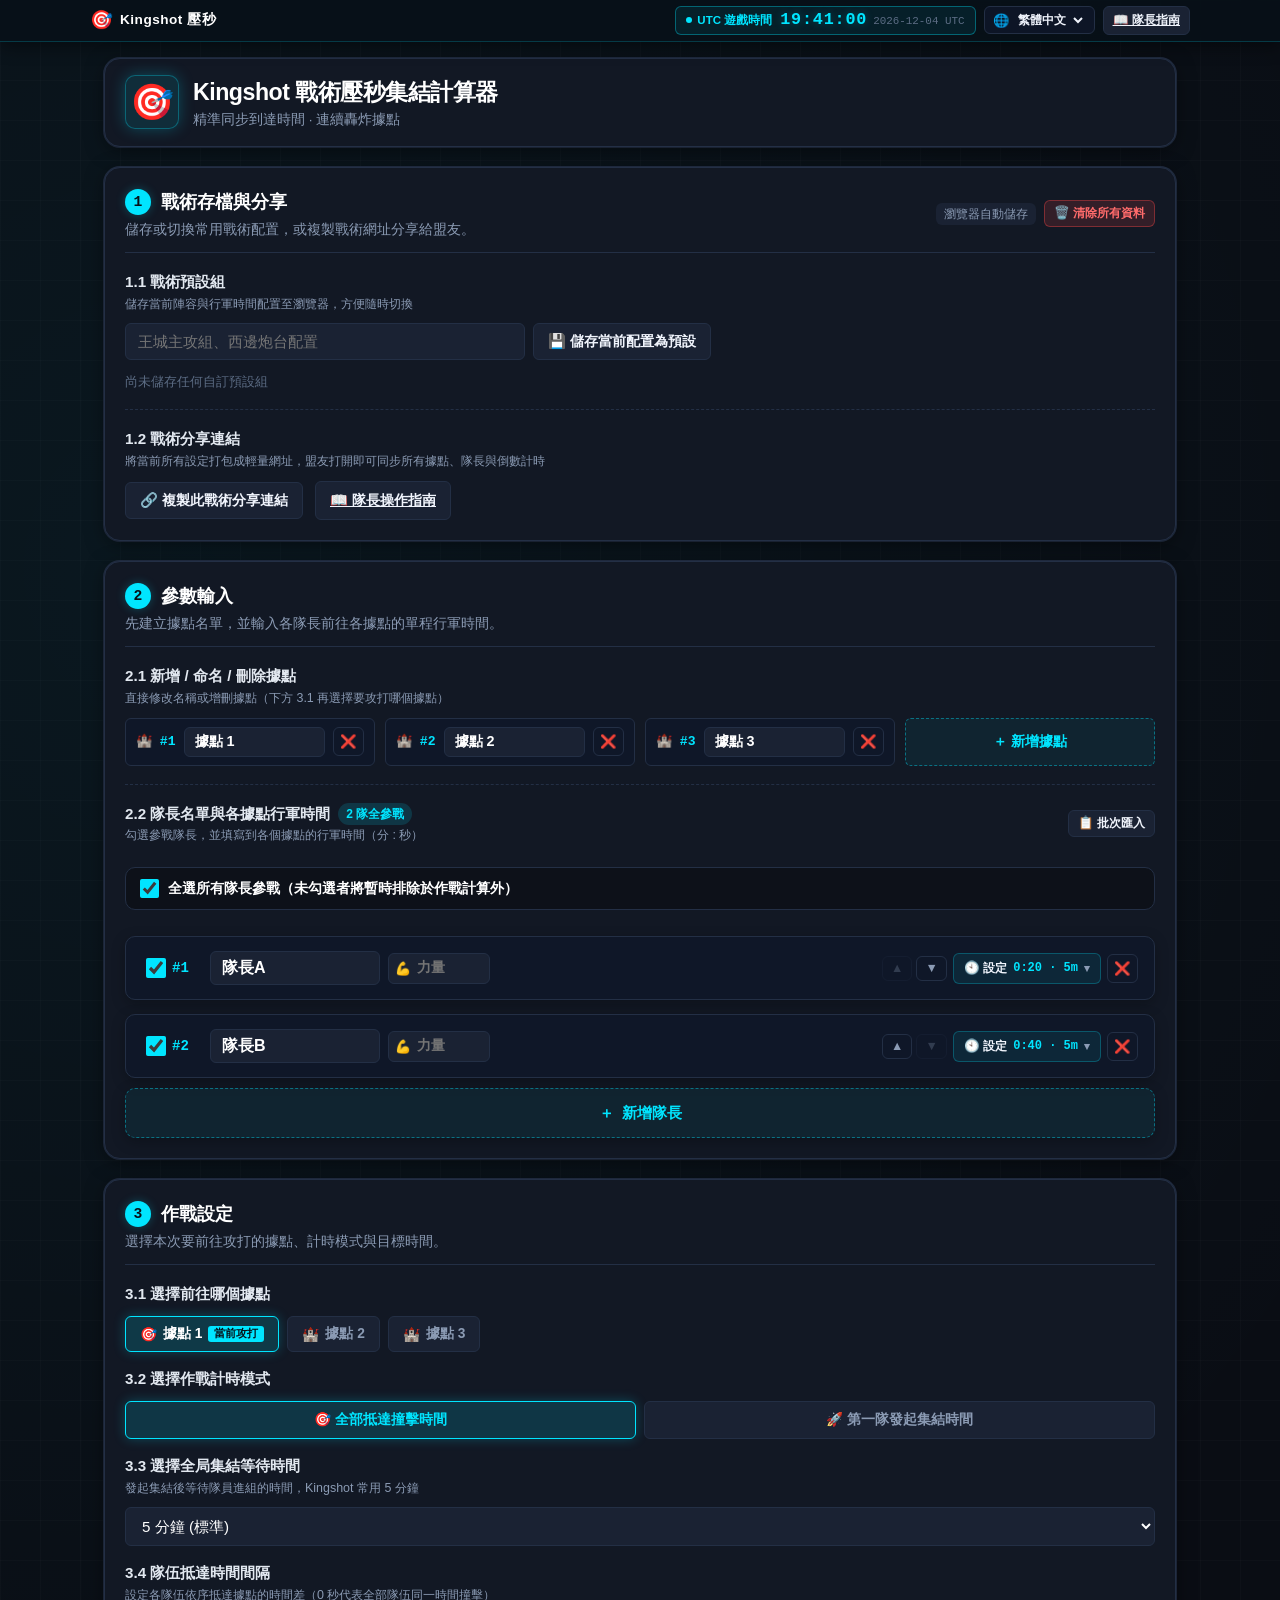
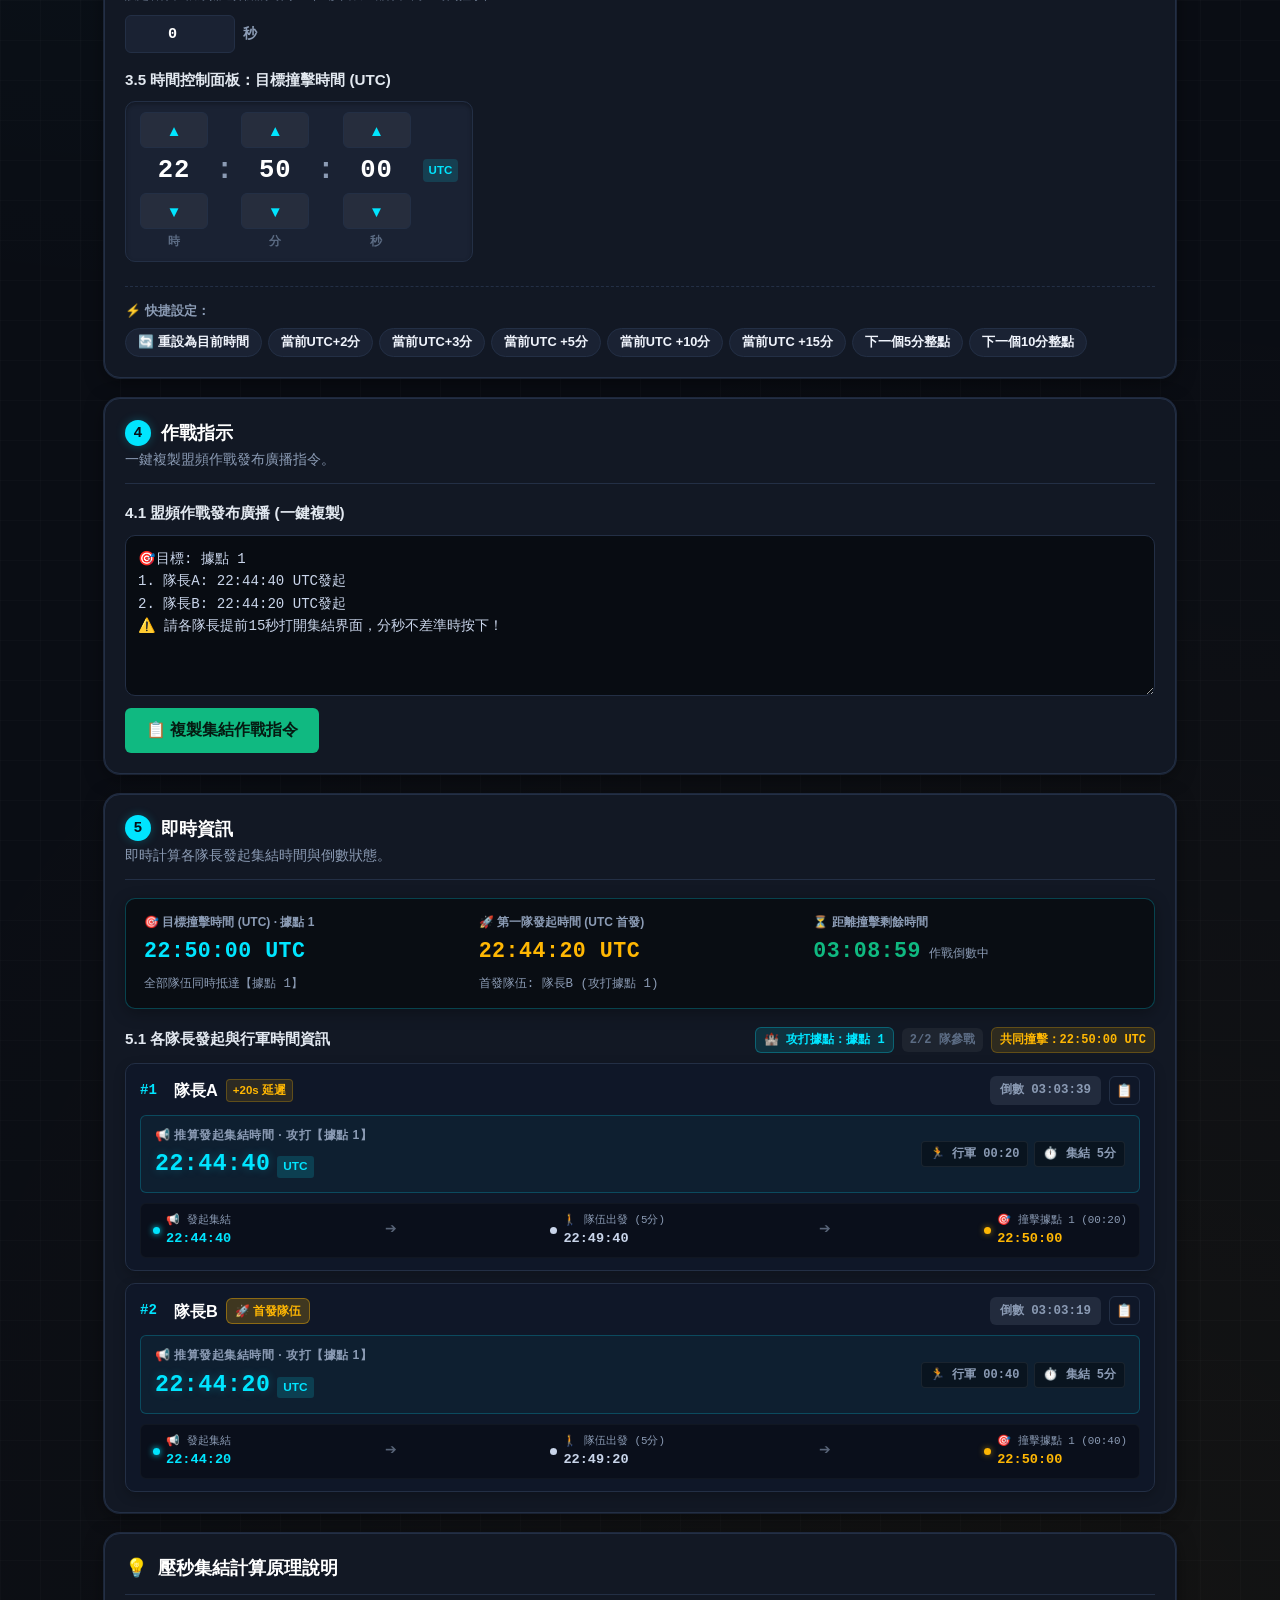
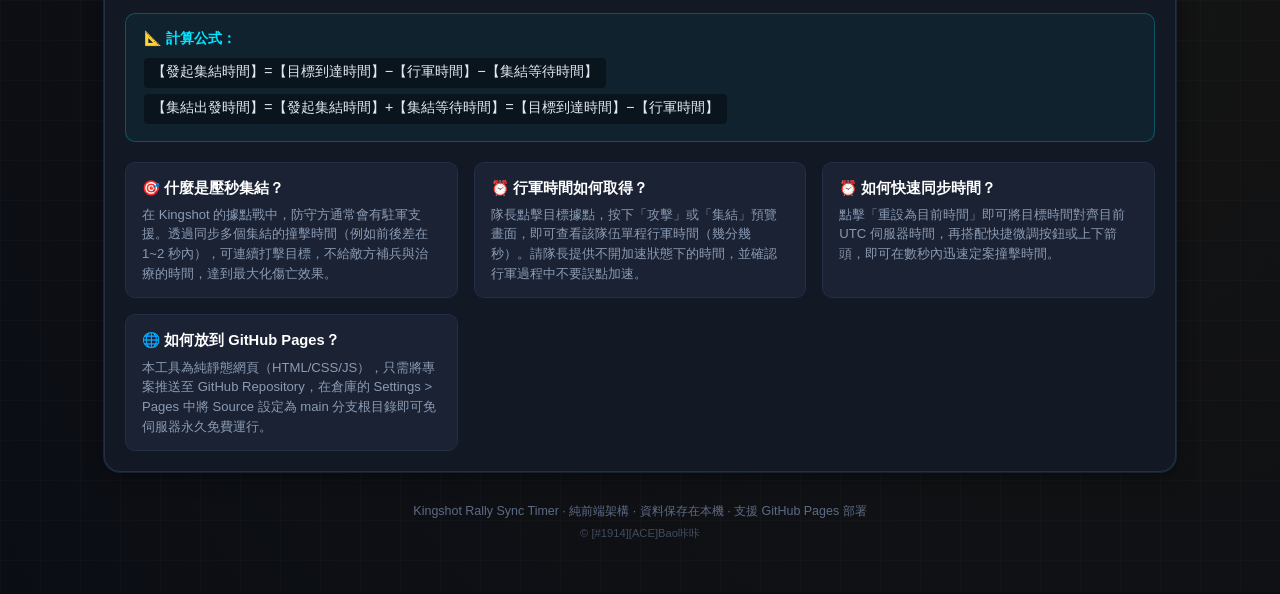
<file: index.html>
<!DOCTYPE html>
<html lang="zh-Hant">
<head>
  <meta charset="UTF-8">
  <meta name="viewport" content="width=device-width, initial-scale=1.0">
  <title>Kingshot 據點戰集結壓秒計算器 | Rally Sync Timer</title>
  <meta name="description" content="專為 Kingshot 玩家與聯盟幹部設計的壓秒集結計時器，精準計算發起集結時間，實現多隊同時到達據點連續轟炸。">
  <link rel="stylesheet" href="css/style.css">
  <link rel="icon" href="data:image/svg+xml,<svg xmlns=%22http://www.w3.org/2000/svg%22 viewBox=%220 0 100 100%22><text y=%22.9em%22 font-size=%2290%22>🎯</text></svg>">
</head>
<body>
  <!-- Sticky Top Real-time Clock & Language Bar -->
  <aside class="sticky-clock-bar" id="stickyClockBar" data-i18n-aria-label="sticky.ariaLabel" aria-label="即時作戰時鐘">
    <div class="sticky-clock-inner">
      <div class="sticky-brand">
        <span class="sticky-logo">🎯</span>
        <span class="sticky-title" data-i18n="sticky.brandTitle">Kingshot 壓秒</span>
      </div>

      <div class="sticky-clocks-group">
        <!-- UTC Clock -->
        <div class="clock-chip utc-clock" data-i18n-title="sticky.utcClockTitle" title="當前遊戲伺服器時間 (UTC)">
          <div class="clock-chip-header">
            <span class="live-dot"></span>
            <span class="clock-chip-label" data-i18n="sticky.utcClockLabel">UTC 遊戲時間</span>
          </div>
          <div class="clock-chip-main">
            <span class="clock-chip-time" id="currentUtcTime">--:--:--</span>
            <span class="clock-chip-date" id="currentUtcDate">----/--/-- UTC</span>
          </div>
        </div>

        <!-- Language Selector -->
        <div class="lang-switch-chip">
          <span class="lang-icon" aria-hidden="true">🌐</span>
          <select id="langSelect" class="lang-select" data-i18n-aria-label="sticky.langAriaLabel" aria-label="選擇介面語言">
            <option value="zh-Hant" selected>繁體中文</option>
            <option value="en">English</option>
          </select>
        </div>

        <!-- Leader Guide Link -->
        <a href="guide/index.html" target="_blank" class="btn btn-secondary btn-sm" data-i18n="sticky.btnGuide">📖 隊長指南</a>
      </div>
    </div>
  </aside>

  <div class="app-container">
    <!-- Header -->
    <header class="app-header">
      <div class="header-left">
        <div class="logo-icon">🎯</div>
        <div>
          <h1 class="app-title" data-i18n="header.title">Kingshot 戰術壓秒集結計算器</h1>
          <p class="app-subtitle" data-i18n="header.subtitle">精準同步到達時間 · 連續轟炸據點</p>
        </div>
      </div>
    </header>

    <!-- Main Grid -->
    <main class="main-content">
      <!-- =================================================================
           1. 戰術存檔與分享 (瀏覽器儲存 & 清除所有資料)
           ================================================================= -->
      <section class="card">
        <div class="card-header">
          <div>
            <h2 class="section-title">
              <span class="step-num-badge">1</span>
              <span data-i18n="s4.title">戰術存檔與分享</span>
            </h2>
            <p class="section-desc" data-i18n="s4.desc">儲存或切換常用戰術配置，或複製戰術網址分享給盟友。</p>
          </div>
          <div class="preset-header-actions">
            <span class="badge" data-i18n="s4.badge">瀏覽器自動儲存</span>
            <button type="button" class="btn btn-danger btn-sm" id="btnClearAllData" data-i18n="s4.btnClearAllData" data-i18n-title="s4.btnClearAllDataTitle" title="清除所有據點、隊長與預設組資料">
              🗑️ 清除所有資料
            </button>
          </div>
        </div>

        <!-- 1.1 戰術預設組 -->
        <div class="sub-section">
          <div class="sub-section-header">
            <div class="sub-title-group">
              <h3 class="sub-section-title" data-i18n="s4_1.title">1.1 戰術預設組</h3>
              <span class="sub-section-hint" data-i18n="s4_1.hint">儲存當前陣容與行軍時間配置至瀏覽器，方便隨時切換</span>
            </div>
          </div>
          <div class="preset-controls">
            <div class="save-preset-input">
              <input type="text" id="presetNameInput" class="form-input" data-i18n-placeholder="s4.inputPlaceholder" placeholder="王城主攻組、西邊炮台配置">
              <button type="button" class="btn btn-secondary" id="btnSavePreset" data-i18n="s4.btnSave">💾 儲存當前配置為預設</button>
            </div>
            <div class="saved-presets-list" id="savedPresetsList">
              <!-- Render saved presets -->
            </div>
          </div>
        </div>

        <hr class="sub-section-divider">

        <!-- 1.2 戰術分享連結 -->
        <div class="sub-section">
          <div class="sub-section-header">
            <div class="sub-title-group">
              <h3 class="sub-section-title" data-i18n="s4_2.title">1.2 戰術分享連結</h3>
              <span class="sub-section-hint" data-i18n="s4_2.hint">將當前所有設定打包成輕量網址，盟友打開即可同步所有據點、隊長與倒數計時</span>
            </div>
          </div>
          <div class="share-url-controls">
            <button type="button" class="btn btn-secondary" id="btnCopyShareUrl" data-i18n="s4_2.btnCopyShareUrl">
              🔗 複製此戰術分享連結
            </button>
            <a href="guide/index.html" target="_blank" class="btn btn-secondary" data-i18n="s4_2.btnOpenGuide">
              📖 隊長操作指南
            </a>
          </div>
        </div>
      </section>

      <!-- =================================================================
           2. 參數輸入 (據點管理 & 隊長行軍時間設定)
           ================================================================= -->
      <section class="card">
        <div class="card-header">
          <div>
            <h2 class="section-title">
              <span class="step-num-badge">2</span>
              <span data-i18n="s1.title">參數輸入</span>
            </h2>
            <p class="section-desc" data-i18n="s1.desc">先建立據點名單，並輸入各隊長前往各據點的單程行軍時間。</p>
          </div>
        </div>

        <!-- 2.1 新增 / 刪除 / 命名據點 -->
        <div class="sub-section" id="strongholdManageSection">
          <div class="sub-section-header">
            <div class="sub-title-group">
              <h3 class="sub-section-title" data-i18n="s1_1.title">2.1 新增 / 命名 / 刪除據點</h3>
              <span class="sub-section-hint" data-i18n="s1_1.hint">直接修改名稱或增刪據點（下方 3.1 再選擇要攻打哪個據點）</span>
            </div>
          </div>
          <div class="stronghold-config-list" id="strongholdConfigList">
            <!-- Dynamically rendered stronghold editable items & add button -->
          </div>
        </div>

        <hr class="sub-section-divider">

        <!-- 2.2 新增 / 刪除 / 命名隊長 & 各據點行軍時間 -->
        <div class="sub-section" id="leaderManageSection">
          <div class="sub-section-header">
            <div class="sub-title-group">
              <h3 class="sub-section-title">
                <span data-i18n="s1_2.title">2.2 隊長名單與各據點行軍時間</span>
                <span class="counter-badge" id="leaderCountBadge">0 隊</span>
              </h3>
              <span class="sub-section-hint" data-i18n="s1_2.hint">勾選參戰隊長，並填寫到各個據點的行軍時間（分 : 秒）</span>
            </div>
            <div class="roster-actions">
              <button type="button" class="btn btn-secondary btn-sm" id="btnBatchImport" data-i18n="s1_2.btnBatchImport">
                📋 批次匯入
              </button>
            </div>
          </div>

          <!-- Select All Toolbar -->
          <div class="roster-toolbar" id="rosterToolbar">
            <label class="roster-select-all" for="checkAllLeaders">
              <input type="checkbox" id="checkAllLeaders" checked data-i18n-title="s1_2.selectAllTitle" title="全選 / 取消全選參戰隊伍">
              <span data-i18n="s1_2.selectAllText">全選所有隊長參戰（未勾選者將暫時排除於作戰計算外）</span>
            </label>
          </div>

          <!-- Leader Input Cards Container -->
          <div class="roster-cards-container" id="rosterTbody">
            <!-- Dynamically populated leader input cards -->
          </div>

          <!-- Empty state placeholder -->
          <div class="empty-state" id="emptyState" style="display: none;">
            <div class="empty-icon">🛡️</div>
            <h3 data-i18n="s1_2.emptyTitle">目前尚無集結隊伍</h3>
            <p data-i18n="s1_2.emptyDesc">點擊下方「新增隊長」按鈕，或載入預設範例隊伍。</p>
            <button type="button" class="btn btn-secondary" id="btnLoadExample" data-i18n="s1_2.btnLoadExample">載入預設範例 (隊長A、隊長B)</button>
          </div>

          <!-- Add Leader Button (placed directly below leader cards) -->
          <button type="button" class="leader-card leader-add-card-btn" id="btnAddLeader">
            <span>＋</span>
            <span data-i18n="s1_2.btnAddLeader">新增隊長</span>
          </button>
        </div>
      </section>

      <!-- =================================================================
           3. 作戰設定 (目標據點、計時模式、全局等待、抵達間隔、時間控制面板)
           ================================================================= -->
      <section class="card">
        <div class="card-header">
          <div>
            <h2 class="section-title">
              <span class="step-num-badge">3</span>
              <span data-i18n="s2.title">作戰設定</span>
            </h2>
            <p class="section-desc" data-i18n="s2.desc">選擇本次要前往攻打的據點、計時模式與目標時間。</p>
          </div>
        </div>

        <!-- 3.1 選擇前往哪個據點 -->
        <div class="sub-section">
          <label class="sub-section-title" data-i18n="s2_1.title">3.1 選擇前往哪個據點</label>
          <div class="stronghold-tabs" id="strongholdTabs" role="tablist" data-i18n-aria-label="s2_1.tabsAria" aria-label="目標據點選擇">
            <!-- Dynamically rendered stronghold selector pills -->
          </div>
        </div>

        <!-- 3.2 選擇作戰計時模式 -->
        <div class="sub-section">
          <label class="sub-section-title" data-i18n="s2_2.title">3.2 選擇作戰計時模式</label>
          <div class="calc-mode-switch">
            <button type="button" class="mode-btn active" id="btnModeTarget" data-mode="target_hit" data-i18n="s2_2.modeTargetHit">
              🎯 全部抵達撞擊時間
            </button>
            <button type="button" class="mode-btn" id="btnModeFirst" data-mode="first_launch" data-i18n="s2_2.modeFirstLaunch">
              🚀 第一隊發起集結時間
            </button>
          </div>
        </div>

        <!-- 3.3 選擇全局集結等待時間 -->
        <div class="sub-section">
          <div class="sub-title-group">
            <label class="sub-section-title" for="globalWaitTime" data-i18n="s2_3.title">3.3 選擇全局集結等待時間</label>
            <span class="sub-section-hint" data-i18n="s2_3.hint">發起集結後等待隊員進組的時間，Kingshot 常用 5 分鐘</span>
          </div>
          <select id="globalWaitTime" class="form-select">
            <option value="60" data-i18n="s2_3.opt1m">1 分鐘 (快速集結)</option>
            <option value="180" data-i18n="s2_3.opt3m">3 分鐘</option>
            <option value="300" selected data-i18n="s2_3.opt5m">5 分鐘 (標準)</option>
            <option value="600" data-i18n="s2_3.opt10m">10 分鐘</option>
            <option value="900" data-i18n="s2_3.opt15m">15 分鐘</option>
          </select>
        </div>

        <!-- 3.4 隊伍抵達時間間隔 -->
        <div class="sub-section">
          <div class="sub-title-group">
            <label class="sub-section-title" for="arrivalInterval" data-i18n="s2_4_interval.title">3.4 隊伍抵達時間間隔</label>
            <span class="sub-section-hint" data-i18n="s2_4_interval.hint">設定各隊伍依序抵達據點的時間差（0 秒代表全部隊伍同一時間撞擊）</span>
          </div>
          <div class="interval-input-row">
            <input type="number" id="arrivalInterval" class="form-input interval-number-input" min="0" max="600" value="0" inputmode="numeric">
            <span class="interval-unit" data-i18n="s2_4_interval.unitSec">秒</span>
          </div>
        </div>

        <!-- 3.5 時間控制面板（包含快捷設定） -->
        <div class="sub-section">
          <label class="sub-section-title" id="targetTimeLabel">3.5 時間控制面板：目標撞擊時間 (UTC)</label>

          <div class="time-touch-picker">
            <!-- Hour Stepper -->
            <div class="stepper-col">
              <button type="button" class="btn-step-arrow btn-up" data-field="hour" data-delta="1" data-i18n-title="s2_4.hourUpTitle" title="小時 +1">▲</button>
              <input type="number" id="targetHour" min="0" max="23" class="stepper-input" value="22" inputmode="numeric" placeholder="22">
              <button type="button" class="btn-step-arrow btn-down" data-field="hour" data-delta="-1" data-i18n-title="s2_4.hourDownTitle" title="小時 -1">▼</button>
              <span class="stepper-label" data-i18n="s2_4.hourLabel">時</span>
            </div>

            <span class="stepper-sep">:</span>

            <!-- Minute Stepper -->
            <div class="stepper-col">
              <button type="button" class="btn-step-arrow btn-up" data-field="minute" data-delta="1" data-i18n-title="s2_4.minUpTitle" title="分鐘 +1">▲</button>
              <input type="number" id="targetMinute" min="0" max="59" class="stepper-input" value="50" inputmode="numeric" placeholder="50">
              <button type="button" class="btn-step-arrow btn-down" data-field="minute" data-delta="-1" data-i18n-title="s2_4.minDownTitle" title="分鐘 -1">▼</button>
              <span class="stepper-label" data-i18n="s2_4.minLabel">分</span>
            </div>

            <span class="stepper-sep">:</span>

            <!-- Second Stepper -->
            <div class="stepper-col">
              <button type="button" class="btn-step-arrow btn-up" data-field="second" data-delta="1" data-i18n-title="s2_4.secUpTitle" title="秒數 +1">▲</button>
              <input type="number" id="targetSecond" min="0" max="59" class="stepper-input" value="00" inputmode="numeric" placeholder="00">
              <button type="button" class="btn-step-arrow btn-down" data-field="second" data-delta="-1" data-i18n-title="s2_4.secDownTitle" title="秒數 -1">▼</button>
              <span class="stepper-label" data-i18n="s2_4.secLabel">秒</span>
            </div>

            <div class="stepper-tz-wrapper">
              <span class="tz-pill" id="stepperTzPill">UTC</span>
            </div>
          </div>

          <!-- Quick Time Adjusters -->
          <div class="quick-adjust-bar">
            <span class="quick-label" data-i18n="s2_4.quickLabel">⚡ 快捷設定：</span>
            <div class="quick-buttons">
              <button type="button" class="btn btn-pill" id="btnSetCurrentUtc" data-i18n="s2_4.btnResetUtc" data-i18n-title="s2_4.btnResetUtcTitle" title="重設為當前 UTC 遊戲時間">🔄 重設為目前時間</button>
              <button type="button" class="btn btn-pill" data-offset="120" data-i18n="s2_4.quickPlus2m">當前UTC+2分</button>
              <button type="button" class="btn btn-pill" data-offset="180" data-i18n="s2_4.quickPlus3m">當前UTC+3分</button>
              <button type="button" class="btn btn-pill" data-offset="300" data-i18n="s2_4.quickPlus5m">當前UTC +5分</button>
              <button type="button" class="btn btn-pill" data-offset="600" data-i18n="s2_4.quickPlus10m">當前UTC +10分</button>
              <button type="button" class="btn btn-pill" data-offset="900" data-i18n="s2_4.quickPlus15m">當前UTC +15分</button>
              <button type="button" class="btn btn-pill" id="btnNextRound5" data-i18n="s2_4.quickNext5m">下一個5分整點</button>
              <button type="button" class="btn btn-pill" id="btnNextRound10" data-i18n="s2_4.quickNext10m">下一個10分整點</button>
            </div>
          </div>
        </div>
      </section>

      <!-- =================================================================
           4. 作戰指示 (盟頻作戰發布廣播)
           ================================================================= -->
      <section class="card">
        <div class="card-header">
          <div>
            <h2 class="section-title">
              <span class="step-num-badge">4</span>
              <span data-i18n="s3_orders.title">作戰指示</span>
            </h2>
            <p class="section-desc" data-i18n="s3_orders.desc">一鍵複製盟頻作戰發布廣播指令。</p>
          </div>
        </div>

        <!-- 4.1 盟頻作戰發布廣播 -->
        <div class="sub-section">
          <div class="sub-section-header">
            <h3 class="sub-section-title" data-i18n="s3_2.title">4.1 盟頻作戰發布廣播 (一鍵複製)</h3>
          </div>

          <div class="export-box-wrapper">
            <textarea id="exportTextarea" class="export-textarea" readonly rows="6"></textarea>
            <div class="export-actions">
              <button type="button" class="btn btn-success btn-lg" id="btnCopyExport" data-i18n="s3_2.btnCopyExport">
                📋 複製集結作戰指令
              </button>
              <span class="copy-feedback" id="copyFeedback" data-i18n="feedback.copied">已複製到剪貼簿！</span>
            </div>
          </div>
        </div>
      </section>

      <!-- =================================================================
           5. 即時資訊 (總覽橫幅 & 每個隊長的時間資訊)
           ================================================================= -->
      <section class="card">
        <div class="card-header">
          <div>
            <h2 class="section-title">
              <span class="step-num-badge">5</span>
              <span data-i18n="s3.title">即時資訊</span>
            </h2>
            <p class="section-desc" data-i18n="s3.desc">即時計算各隊長發起集結時間與倒數狀態。</p>
          </div>
        </div>

        <!-- Target Confirmation Summary Banner -->
        <div class="target-summary-banner">
          <div class="summary-card">
            <span class="summary-title" id="summaryCard1Title">🎯 目標撞擊時間 (UTC)</span>
            <div class="summary-val-row">
              <span class="summary-huge text-cyan" id="summaryTargetUtc">22:50:00 UTC</span>
              <span class="summary-date" id="summaryCard1Sub">全部隊伍準時撞擊</span>
            </div>
          </div>
          <div class="summary-card">
            <span class="summary-title" id="summaryCard2Title">🚀 首隊發起時間 (UTC)</span>
            <div class="summary-val-row">
              <span class="summary-huge text-gold" id="summaryTargetSecondary">--:--:--</span>
              <span class="summary-date" id="summaryTargetSecondarySub">首發隊伍準時發起</span>
            </div>
          </div>
          <div class="summary-card">
            <span class="summary-title" id="summaryCard3Title">⏳ 距離撞擊剩餘時間</span>
            <div class="summary-val-row">
              <span class="summary-huge text-green" id="summaryTargetCountdown">--:--:--</span>
              <span class="summary-date" id="summaryTargetStatus">等待中</span>
            </div>
          </div>
        </div>

        <!-- 5.1 每個隊長的時間資訊 -->
        <div class="sub-section">
          <div class="sub-section-header">
            <h3 class="sub-section-title" data-i18n="s3_1.title">5.1 各隊長發起與行軍時間資訊</h3>
            <div class="roster-toolbar-meta">
              <span class="roster-meta-pill meta-stronghold" id="metaStrongholdPreview">🏰 攻打據點：據點 1</span>
              <span class="roster-meta-pill" id="metaActiveCount">-- 隊參戰</span>
              <span class="roster-meta-pill meta-hit" id="metaHitPreview">共同撞擊：--:--:-- UTC</span>
            </div>
          </div>

          <div class="leader-output-list" id="leaderOutputList">
            <!-- Dynamically populated leader tactical output cards -->
          </div>
        </div>
      </section>

      <!-- How it Works & FAQ Section -->
      <section class="card">
        <div class="card-header">
          <h2 class="section-title">
            <span>💡</span>
            <span data-i18n="faq.sectionTitle">壓秒集結計算原理說明</span>
          </h2>
        </div>
        <div>
          <div class="formula-box">
            <div class="formula-title" data-i18n="faq.formulaTitle">📐 計算公式：</div>
            <code data-i18n="faq.formula1">【發起集結時間】=【目標到達時間】−【行軍時間】−【集結等待時間】</code><br>
            <code data-i18n="faq.formula2">【集結出發時間】=【發起集結時間】+【集結等待時間】=【目標到達時間】−【行軍時間】</code>
          </div>
          <div class="faq-grid">
            <div class="faq-item">
              <h4 data-i18n="faq.q1Title">🎯 什麼是壓秒集結？</h4>
              <p data-i18n="faq.q1Desc">在 Kingshot 的據點戰中，防守方通常會有駐軍支援。透過同步多個集結的撞擊時間（例如前後差在 1~2 秒內），可連續打擊目標，不給敵方補兵與治療的時間，達到最大化傷亡效果。</p>
            </div>
            <div class="faq-item">
              <h4 data-i18n="faq.q2Title">⏰ 行軍時間如何取得？</h4>
              <p data-i18n="faq.q2Desc">隊長點擊目標據點，按下「攻擊」或「集結」預覽畫面，即可查看該隊伍單程行軍時間（幾分幾秒）。請隊長提供不開加速狀態下的時間，並確認行軍過程中不要誤點加速。</p>
            </div>
            <div class="faq-item">
              <h4 data-i18n="faq.q3Title">⏰ 如何快速同步時間？</h4>
              <p data-i18n="faq.q3Desc">點擊「重設為目前時間」即可將目標時間對齊目前 UTC 伺服器時間，再搭配快捷微調按鈕或上下箭頭，即可在數秒內迅速定案撞擊時間。</p>
            </div>
            <div class="faq-item">
              <h4 data-i18n="faq.q4Title">🌐 如何放到 GitHub Pages？</h4>
              <p data-i18n="faq.q4Desc">本工具為純靜態網頁（HTML/CSS/JS），只需將專案推送至 GitHub Repository，在倉庫的 Settings &gt; Pages 中將 Source 設定為 main 分支根目錄即可免伺服器永久免費運行。</p>
            </div>
          </div>
        </div>
      </section>
    </main>

    <!-- Footer -->
    <footer class="app-footer">
      <p data-i18n="footer.text">Kingshot Rally Sync Timer · 純前端架構 · 資料保存在本機 · 支援 GitHub Pages 部署</p>
      <p class="footer-copyright">© [#1914][ACE]Bao咔咔</p>
    </footer>
  </div>

  <!-- Batch Import Modal -->
  <div class="modal-overlay" id="batchModal" style="display: none;">
    <div class="modal-box">
      <div class="modal-header">
        <h3 data-i18n="modal.batchTitle">📋 批次新增 / 快速貼上隊長名單</h3>
        <button class="modal-close" id="btnCloseBatchModal">&times;</button>
      </div>
      <div class="modal-body">
        <p class="modal-desc" data-i18n-html="modal.batchDescHtml">
          每行一位隊長，行軍時間將匯入至<strong>目前選中的目標據點</strong>（或依序對應多個據點）：<br>
          <code>隊長名稱 行軍秒數</code> (例: <code>隊長A 20</code>)<br>
          <code>隊長名稱 分:秒</code> (例: <code>隊長B 1:15</code>)<br>
          <code>隊長名稱 據點1分:秒 據點2分:秒 ...</code> (例: <code>隊長C 0:20 0:45 1:10</code>)
        </p>
        <textarea id="batchTextarea" class="form-input batch-textarea" rows="7" data-i18n-placeholder="modal.batchPlaceholder" placeholder="隊長A 20&#10;隊長B 40&#10;隊長C 1:15&#10;隊長D 0:35"></textarea>
      </div>
      <div class="modal-footer">
        <button class="btn btn-secondary" id="btnCancelBatch" data-i18n="modal.btnCancel">取消</button>
        <button class="btn btn-primary" id="btnSubmitBatch" data-i18n="modal.btnSubmit">確認匯入</button>
      </div>
    </div>
  </div>

  <!-- Clear All Data Modal -->
  <div class="modal-overlay" id="clearDataModal" style="display: none;">
    <div class="modal-box modal-box-sm">
      <div class="modal-header">
        <h3 data-i18n="modal.clearTitle">🗑️ 清除資料確認</h3>
        <button class="modal-close" id="btnCloseClearModal">&times;</button>
      </div>
      <div class="modal-body">
        <p class="modal-desc" data-i18n="modal.clearDesc">請勾選要清除的資料項目：</p>
        <div class="clear-options-list">
          <label class="clear-option-item">
            <input type="checkbox" id="clearOptStrongholds" checked>
            <span data-i18n="modal.clearOptStrongholds">目前據點（還原為預設據點）</span>
          </label>
          <label class="clear-option-item">
            <input type="checkbox" id="clearOptLeaders" checked>
            <span data-i18n="modal.clearOptLeaders">所有隊長</span>
          </label>
          <label class="clear-option-item">
            <input type="checkbox" id="clearOptPresets">
            <span data-i18n="modal.clearOptPresets">已儲存的戰術預設組</span>
          </label>
        </div>
      </div>
      <div class="modal-footer">
        <button class="btn btn-secondary" id="btnCancelClear" data-i18n="modal.btnCancel">取消</button>
        <button class="btn btn-danger" id="btnSubmitClear" data-i18n="modal.btnConfirmClear">確認清除</button>
      </div>
    </div>
  </div>

  <!-- Scripts -->
  <script src="js/i18n.js"></script>
  <script src="js/app.js"></script>
</body>
</html>
</file>
<file: css/style.css>
/* ==========================================================================
   Kingshot Rally Sync Timer - Modern Tactical Theme
   ========================================================================== */

:root {
  --bg-base: #0a0d14;
  --bg-card: #121824;
  --bg-card-hover: #172030;
  --bg-input: #1a2233;
  --bg-input-focus: #212c42;

  --border-color: #232f45;
  --border-focus: #00e5ff;

  --text-main: #f0f4fc;
  --text-muted: #8b9bb4;
  --text-sub: #5c6c84;

  --accent-cyan: #00e5ff;
  --accent-cyan-glow: rgba(0, 229, 255, 0.25);
  --accent-gold: #ffb703;
  --accent-gold-glow: rgba(255, 183, 3, 0.25);
  --accent-green: #10b981;
  --accent-red: #ef4444;

  --radius-sm: 6px;
  --radius-md: 10px;
  --radius-lg: 16px;
  --radius-full: 9999px;

  --shadow-card: 0 4px 20px -2px rgba(0, 0, 0, 0.5), 0 0 0 1px var(--border-color);
  --shadow-glow: 0 0 15px var(--accent-cyan-glow);
  --font-mono: 'JetBrains Mono', 'SF Mono', Consolas, Menlo, Monaco, monospace;
}

* {
  box-sizing: border-box;
  margin: 0;
  padding: 0;
}

body {
  background-color: var(--bg-base);
  color: var(--text-main);
  font-family: -apple-system, BlinkMacSystemFont, 'Segoe UI', Roboto, Helvetica, Arial, sans-serif;
  line-height: 1.5;
  min-height: 100vh;
  padding: 0 0 40px;
  background-image:
    radial-gradient(circle at 15% 15%, rgba(0, 229, 255, 0.05) 0%, transparent 40%),
    radial-gradient(circle at 85% 85%, rgba(255, 183, 3, 0.04) 0%, transparent 40%),
    linear-gradient(rgba(255, 255, 255, 0.015) 1px, transparent 1px),
    linear-gradient(90deg, rgba(255, 255, 255, 0.015) 1px, transparent 1px);
  background-size: 100% 100%, 100% 100%, 40px 40px, 40px 40px;
}

/* ==========================================================================
   1. Sticky Top Real-time UTC Clock Bar
   ========================================================================== */

.sticky-clock-bar {
  position: sticky;
  top: 0;
  left: 0;
  width: 100%;
  z-index: 1000;
  background: rgba(7, 16, 24, 0.88);
  backdrop-filter: blur(12px);
  -webkit-backdrop-filter: blur(12px);
  border-bottom: 1px solid rgba(0, 229, 255, 0.2);
  box-shadow: 0 4px 18px rgba(0, 0, 0, 0.45);
  padding: 6px 16px;
  transition: all 0.2s ease;
}

.sticky-clock-inner {
  max-width: 1100px;
  margin: 0 auto;
  display: flex;
  align-items: center;
  justify-content: space-between;
  gap: 12px;
}

.sticky-brand {
  display: flex;
  align-items: center;
  gap: 7px;
  user-select: none;
}

.sticky-logo {
  font-size: 1.15rem;
  line-height: 1;
}

.sticky-title {
  font-size: 0.85rem;
  font-weight: 800;
  color: #fff;
  letter-spacing: 0.5px;
  white-space: nowrap;
}

.sticky-clocks-group {
  display: flex;
  align-items: center;
  gap: 8px;
  flex-wrap: wrap;
}

.clock-chip {
  display: inline-flex;
  align-items: center;
  gap: 8px;
  background: rgba(15, 23, 42, 0.75);
  border: 1px solid var(--border-color);
  border-radius: var(--radius-sm);
  padding: 4px 10px;
  transition: all 0.2s ease;
}

.clock-chip.utc-clock {
  background: rgba(0, 229, 255, 0.08);
  border-color: rgba(0, 229, 255, 0.35);
}

.clock-chip-header {
  display: flex;
  align-items: center;
  gap: 5px;
}

.clock-chip-label {
  font-size: 0.72rem;
  font-weight: 700;
  text-transform: uppercase;
  color: var(--text-muted);
  white-space: nowrap;
}

.clock-chip.utc-clock .clock-chip-label {
  color: var(--accent-cyan);
}

.live-dot {
  width: 6px;
  height: 6px;
  border-radius: 50%;
  background: var(--accent-cyan);
  display: inline-block;
  animation: pulse-live 1.5s infinite;
}

@keyframes pulse-live {
  0% { transform: scale(0.9); opacity: 0.6; }
  50% { transform: scale(1.3); opacity: 1; }
  100% { transform: scale(0.9); opacity: 0.6; }
}

.clock-chip-main {
  display: flex;
  align-items: baseline;
  gap: 6px;
}

.clock-chip-time {
  font-family: var(--font-mono);
  font-size: 1.05rem;
  font-weight: 800;
  color: #fff;
  letter-spacing: 0.8px;
  line-height: 1.1;
}

.clock-chip.utc-clock .clock-chip-time {
  color: var(--accent-cyan);
  text-shadow: 0 0 8px var(--accent-cyan-glow);
}

.clock-chip-date {
  font-family: var(--font-mono);
  font-size: 0.68rem;
  color: var(--text-sub);
  white-space: nowrap;
}

.lang-switch-chip {
  display: inline-flex;
  align-items: center;
  gap: 5px;
  background: rgba(15, 23, 42, 0.85);
  border: 1px solid var(--border-color);
  border-radius: var(--radius-sm);
  padding: 3px 8px;
  transition: border-color 0.2s ease;
}

.lang-switch-chip:hover,
.lang-switch-chip:focus-within {
  border-color: var(--accent-cyan);
}

.lang-icon {
  font-size: 0.82rem;
  line-height: 1;
  user-select: none;
}

.lang-select {
  background: transparent;
  border: none;
  color: var(--text-main);
  font-size: 0.78rem;
  font-weight: 700;
  font-family: inherit;
  cursor: pointer;
  padding: 2px 4px 2px 0;
  outline: none;
}

.lang-select option {
  background: var(--bg-card);
  color: var(--text-main);
}

/* ==========================================================================
   2. Main Layout, Cards, Typography & Shared Controls
   ========================================================================== */

.app-container {
  max-width: 1100px;
  margin: 0 auto;
  padding: 16px 14px 0;
  display: flex;
  flex-direction: column;
  gap: 20px;
}

.main-content {
  display: flex;
  flex-direction: column;
  gap: 20px;
}

.app-header {
  display: flex;
  justify-content: space-between;
  align-items: center;
  flex-wrap: wrap;
  gap: 16px;
  padding: 16px 20px;
  background: var(--bg-card);
  border-radius: var(--radius-lg);
  border: 1px solid var(--border-color);
  box-shadow: var(--shadow-card);
}

.header-left {
  display: flex;
  align-items: center;
  gap: 14px;
}

.logo-icon {
  font-size: 2.2rem;
  background: rgba(0, 229, 255, 0.1);
  border: 1px solid rgba(0, 229, 255, 0.3);
  border-radius: var(--radius-md);
  width: 54px;
  height: 54px;
  display: flex;
  align-items: center;
  justify-content: center;
  box-shadow: var(--shadow-glow);
}

.app-title {
  font-size: 1.45rem;
  font-weight: 800;
  color: #fff;
  letter-spacing: -0.5px;
  display: flex;
  align-items: center;
  gap: 8px;
}

.app-subtitle {
  font-size: 0.85rem;
  color: var(--text-muted);
}

.card {
  background: var(--bg-card);
  border-radius: var(--radius-lg);
  border: 1px solid var(--border-color);
  padding: 20px;
  box-shadow: var(--shadow-card);
  transition: border-color 0.2s ease;
}

.card:hover {
  border-color: rgba(255, 255, 255, 0.12);
}

.card-header {
  display: flex;
  justify-content: space-between;
  align-items: center;
  flex-wrap: wrap;
  gap: 12px;
  margin-bottom: 18px;
  padding-bottom: 12px;
  border-bottom: 1px solid var(--border-color);
}

.section-title {
  font-size: 1.15rem;
  font-weight: 800;
  display: flex;
  align-items: center;
  gap: 10px;
  color: #fff;
}

.section-desc {
  font-size: 0.85rem;
  color: var(--text-muted);
  margin-top: 4px;
}

.step-num-badge {
  display: inline-flex;
  align-items: center;
  justify-content: center;
  width: 26px;
  height: 26px;
  border-radius: 50%;
  background: var(--accent-cyan);
  color: #061018;
  font-family: var(--font-mono);
  font-size: 0.92rem;
  font-weight: 900;
  box-shadow: 0 0 10px var(--accent-cyan-glow);
  flex-shrink: 0;
}

.sub-section {
  display: flex;
  flex-direction: column;
  gap: 10px;
}

.sub-section + .sub-section {
  margin-top: 16px;
}

.sub-section-divider {
  border: none;
  border-top: 1px dashed var(--border-color);
  margin: 18px 0;
}

.sub-section-header {
  display: flex;
  justify-content: space-between;
  align-items: center;
  flex-wrap: wrap;
  gap: 10px;
}

.sub-title-group {
  display: flex;
  flex-direction: column;
  gap: 2px;
}

.sub-section-title {
  font-size: 0.95rem;
  font-weight: 800;
  color: #e2e8f0;
  display: flex;
  align-items: center;
  gap: 8px;
}

.sub-section-hint {
  font-size: 0.78rem;
  color: var(--text-muted);
  line-height: 1.4;
}

/* Form Inputs & Selects */
.form-input,
.form-select {
  background: var(--bg-input);
  border: 1px solid var(--border-color);
  border-radius: var(--radius-sm);
  color: #fff;
  padding: 9px 12px;
  font-size: 0.95rem;
  font-family: inherit;
  transition: all 0.2s ease;
  width: 100%;
}

.form-input:focus,
.form-select:focus {
  outline: none;
  border-color: var(--border-focus);
  background: var(--bg-input-focus);
  box-shadow: 0 0 0 3px rgba(0, 229, 255, 0.15);
}

/* Buttons & Badges */
.btn {
  display: inline-flex;
  align-items: center;
  justify-content: center;
  gap: 6px;
  padding: 8px 14px;
  font-size: 0.9rem;
  font-weight: 600;
  border-radius: var(--radius-sm);
  border: 1px solid transparent;
  cursor: pointer;
  transition: all 0.2s ease;
  white-space: nowrap;
}

.btn-sm {
  padding: 4px 9px;
  font-size: 0.78rem;
}

.btn-lg {
  padding: 11px 20px;
  font-size: 1rem;
}

.btn-primary {
  background: var(--accent-cyan);
  color: #071018;
  font-weight: 700;
  box-shadow: 0 0 10px var(--accent-cyan-glow);
}

.btn-primary:hover {
  background: #33ecff;
  box-shadow: 0 0 18px rgba(0, 229, 255, 0.45);
  transform: translateY(-1px);
}

.btn-secondary {
  background: var(--bg-input);
  border-color: var(--border-color);
  color: var(--text-main);
}

.btn-secondary:hover {
  background: var(--bg-input-focus);
  border-color: rgba(255, 255, 255, 0.25);
}

.btn-danger {
  background: rgba(239, 68, 68, 0.15);
  border-color: rgba(239, 68, 68, 0.4);
  color: #ff6b6b;
}

.btn-danger:hover {
  background: var(--accent-red);
  color: #fff;
}

.btn-success {
  background: var(--accent-green);
  color: #051a11;
  font-weight: 700;
}

.btn-success:hover {
  background: #34d399;
  transform: translateY(-1px);
}

.btn-icon {
  padding: 6px;
  background: transparent;
  border: 1px solid var(--border-color);
  color: var(--text-muted);
  border-radius: var(--radius-sm);
  cursor: pointer;
}

.btn-icon:hover {
  background: var(--bg-input);
  color: #fff;
  border-color: rgba(255, 255, 255, 0.25);
}

.btn-pill {
  background: var(--bg-input);
  border: 1px solid var(--border-color);
  color: var(--text-main);
  padding: 5px 12px;
  font-size: 0.8rem;
  font-weight: 600;
  border-radius: var(--radius-full);
  cursor: pointer;
  transition: all 0.2s ease;
}

.btn-pill:hover {
  background: rgba(0, 229, 255, 0.15);
  border-color: var(--accent-cyan);
  color: #fff;
}

.btn-pill:active {
  transform: scale(0.96);
}

.counter-badge {
  background: rgba(0, 229, 255, 0.15);
  color: var(--accent-cyan);
  font-size: 0.75rem;
  font-weight: 700;
  padding: 2px 8px;
  border-radius: var(--radius-full);
}

.badge {
  background: var(--bg-input);
  color: var(--text-muted);
  font-size: 0.75rem;
  padding: 2px 8px;
  border-radius: var(--radius-sm);
}

.badge-first-lead {
  display: inline-flex;
  align-items: center;
  gap: 4px;
  background: rgba(255, 183, 3, 0.2);
  color: var(--accent-gold);
  border: 1px solid rgba(255, 183, 3, 0.4);
  font-size: 0.75rem;
  font-weight: 800;
  padding: 3px 8px;
  border-radius: var(--radius-sm);
  white-space: nowrap;
}

.badge-delay {
  font-size: 0.72rem;
  color: var(--accent-gold);
  background: rgba(255, 183, 3, 0.12);
  border: 1px solid rgba(255, 183, 3, 0.25);
  padding: 2px 6px;
  border-radius: 4px;
  font-weight: 600;
}

.badge-power {
  display: inline-flex;
  align-items: center;
  gap: 4px;
  font-family: var(--font-mono);
  font-size: 0.75rem;
  font-weight: 700;
  color: var(--accent-cyan);
  background: rgba(0, 229, 255, 0.12);
  border: 1px solid rgba(0, 229, 255, 0.3);
  padding: 2px 7px;
  border-radius: 4px;
  white-space: nowrap;
}

.text-cyan { color: var(--accent-cyan); }
.text-gold { color: var(--accent-gold); }
.text-green { color: var(--accent-green); }
.text-muted { color: var(--text-muted); }

/* ==========================================================================
   3. Section 1: 參數輸入 (1.1 據點管理 & 1.2 隊長名單與收合時間選單)
   ========================================================================== */

/* 1.1 Stronghold Config List */
.stronghold-config-list {
  display: grid;
  grid-template-columns: repeat(auto-fill, minmax(230px, 1fr));
  gap: 10px;
}

.sh-config-item {
  display: flex;
  align-items: center;
  gap: 8px;
  padding: 8px 10px;
  background: rgba(15, 23, 42, 0.7);
  border: 1px solid var(--border-color);
  border-radius: var(--radius-sm);
}

.sh-config-num {
  font-family: var(--font-mono);
  font-size: 0.82rem;
  font-weight: 800;
  color: var(--accent-cyan);
  white-space: nowrap;
}

.sh-config-name-input {
  flex: 1;
  min-width: 0;
  padding: 6px 10px;
  font-size: 0.9rem;
  font-weight: 700;
}

.btn-del-sh:disabled {
  opacity: 0.3;
  cursor: not-allowed;
}

.sh-config-add-btn {
  justify-content: center;
  min-height: 48px;
  background: rgba(0, 229, 255, 0.06);
  border: 1px dashed rgba(0, 229, 255, 0.4);
  color: var(--accent-cyan);
  font-size: 0.9rem;
  font-weight: 800;
  font-family: inherit;
  cursor: pointer;
  transition: all 0.18s ease;
}

.sh-config-add-btn:hover {
  background: rgba(0, 229, 255, 0.14);
  border-color: var(--accent-cyan);
  color: #fff;
  box-shadow: 0 0 12px var(--accent-cyan-glow);
}

.sh-config-add-btn:active {
  transform: scale(0.98);
}

/* 1.2 Leader Roster Toolbar & Cards */
.roster-actions {
  display: flex;
  gap: 8px;
  flex-wrap: wrap;
}

.roster-toolbar {
  display: flex;
  align-items: center;
  justify-content: space-between;
  flex-wrap: wrap;
  gap: 10px;
  margin-top: 12px;
  margin-bottom: 16px;
  padding: 10px 14px;
  background: rgba(0, 0, 0, 0.3);
  border: 1px solid var(--border-color);
  border-radius: var(--radius-md);
}

.roster-select-all {
  display: inline-flex;
  align-items: center;
  gap: 9px;
  cursor: pointer;
  user-select: none;
  font-weight: 700;
  font-size: 0.9rem;
  color: #fff;
}

.roster-select-all input[type="checkbox"] {
  width: 19px;
  height: 19px;
  cursor: pointer;
  accent-color: var(--accent-cyan);
}

.roster-cards-container {
  display: flex;
  flex-direction: column;
  gap: 14px;
  width: 100%;
}

.leader-card {
  background: rgba(15, 23, 42, 0.65);
  border: 1px solid var(--border-color);
  border-radius: var(--radius-md);
  padding: 14px 16px;
  display: flex;
  flex-direction: column;
  gap: 12px;
  transition: all 0.2s ease;
  box-shadow: 0 4px 14px rgba(0, 0, 0, 0.25);
  position: relative;
  overflow: hidden;
}

.leader-card:hover {
  border-color: rgba(0, 229, 255, 0.35);
  background: rgba(15, 23, 42, 0.85);
}

.leader-card.state-disabled {
  opacity: 0.45;
  background: rgba(0, 0, 0, 0.35);
  border-color: rgba(255, 255, 255, 0.08);
}

.leader-card.state-disabled:hover {
  opacity: 0.7;
}

.leader-add-card-btn {
  flex-direction: row;
  align-items: center;
  justify-content: center;
  gap: 8px;
  min-height: 50px;
  padding: 12px 16px;
  background: rgba(0, 229, 255, 0.06);
  border: 1px dashed rgba(0, 229, 255, 0.4);
  color: var(--accent-cyan);
  font-size: 0.95rem;
  font-weight: 800;
  font-family: inherit;
  cursor: pointer;
  transition: all 0.18s ease;
}

.leader-add-card-btn:hover {
  background: rgba(0, 229, 255, 0.14);
  border-color: var(--accent-cyan);
  color: #fff;
  box-shadow: 0 0 12px var(--accent-cyan-glow);
}

.leader-add-card-btn:active {
  transform: scale(0.99);
}

.card-header-row {
  display: flex;
  justify-content: space-between;
  align-items: center;
  gap: 10px;
  flex-wrap: wrap;
}

.card-identity-group {
  display: flex;
  align-items: center;
  gap: 8px;
  flex: 1;
  min-width: 200px;
}

.leader-checkbox-label {
  display: inline-flex;
  align-items: center;
  gap: 6px;
  cursor: pointer;
  user-select: none;
  padding: 4px;
}

.leader-check {
  width: 20px;
  height: 20px;
  cursor: pointer;
  accent-color: var(--accent-cyan);
}

.leader-order-num {
  font-family: var(--font-mono);
  font-weight: 800;
  font-size: 0.88rem;
  color: var(--accent-cyan);
  min-width: 26px;
}

.leader-name-box {
  display: flex;
  align-items: center;
  gap: 8px;
  flex: 0 1 170px;
  min-width: 100px;
}

.leader-name-input {
  font-size: 1rem;
  font-weight: 700;
  padding: 7px 11px;
  background: var(--bg-input);
  border: 1px solid var(--border-color);
  border-radius: var(--radius-sm);
  color: #fff;
  width: 100%;
}

.leader-name-input:focus {
  border-color: var(--accent-cyan);
  background: var(--bg-input-focus);
}

.leader-power-box {
  display: inline-flex;
  align-items: center;
  gap: 4px;
  flex: 0 0 auto;
  background: var(--bg-input);
  border: 1px solid var(--border-color);
  border-radius: var(--radius-sm);
  padding: 0 6px;
  transition: border-color 0.2s ease, background 0.2s ease;
}

.leader-power-box:focus-within {
  border-color: var(--accent-cyan);
  background: var(--bg-input-focus);
  box-shadow: 0 0 0 3px rgba(0, 229, 255, 0.15);
}

.power-prefix {
  font-size: 0.8rem;
  user-select: none;
}

.leader-power-input {
  width: 68px;
  font-family: var(--font-mono);
  font-size: 0.86rem;
  font-weight: 700;
  color: var(--accent-cyan);
  background: transparent;
  border: none;
  padding: 7px 2px;
}

.leader-power-input:focus {
  outline: none;
  background: transparent;
  box-shadow: none;
}

.leader-order-btns {
  display: inline-flex;
  align-items: center;
  gap: 4px;
}

.btn-move-up,
.btn-move-down {
  font-size: 0.78rem;
  padding: 5px 8px;
  line-height: 1;
}

.btn-move-up:disabled,
.btn-move-down:disabled {
  opacity: 0.28;
  cursor: not-allowed;
}

.card-action-group {
  display: flex;
  align-items: center;
  gap: 6px;
  flex-wrap: wrap;
}

/* Collapsible Leader Config Drawer (March & Rally Wait Time) */
.btn-leader-drawer-toggle {
  display: inline-flex;
  align-items: center;
  gap: 6px;
  background: rgba(0, 229, 255, 0.08);
  border: 1px solid rgba(0, 229, 255, 0.25);
  color: var(--text-main);
  padding: 6px 10px;
  border-radius: var(--radius-sm);
  font-size: 0.78rem;
  font-weight: 700;
  cursor: pointer;
  transition: all 0.18s ease;
  user-select: none;
}

.btn-leader-drawer-toggle:hover {
  background: rgba(0, 229, 255, 0.15);
  border-color: var(--accent-cyan);
  color: #fff;
}

.btn-leader-drawer-toggle.is-open {
  background: rgba(0, 229, 255, 0.18);
  border-color: var(--accent-cyan);
  color: #fff;
  box-shadow: 0 0 10px rgba(0, 229, 255, 0.15);
}

.drawer-toggle-summary {
  font-family: var(--font-mono);
  font-size: 0.75rem;
  color: var(--accent-cyan);
  white-space: nowrap;
}

.drawer-toggle-caret {
  font-size: 0.68rem;
  color: var(--text-muted);
  transition: transform 0.18s ease;
}

.btn-leader-drawer-toggle.is-open .drawer-toggle-caret {
  color: var(--accent-cyan);
}

.leader-config-drawer {
  display: flex;
  flex-direction: column;
  gap: 10px;
  margin-top: 2px;
  padding: 12px;
  background: rgba(10, 15, 29, 0.65);
  border: 1px solid rgba(0, 229, 255, 0.22);
  border-radius: var(--radius-sm);
  animation: fadeInDrawer 0.16s ease-out;
}

@keyframes fadeInDrawer {
  from {
    opacity: 0;
    transform: translateY(-4px);
  }
  to {
    opacity: 1;
    transform: translateY(0);
  }
}

.drawer-wait-row {
  display: flex;
  align-items: center;
  justify-content: space-between;
  gap: 10px;
  padding-bottom: 10px;
  border-bottom: 1px dashed rgba(255, 255, 255, 0.1);
  flex-wrap: wrap;
}

.setting-item-label {
  font-size: 0.78rem;
  font-weight: 700;
  color: var(--text-muted);
  display: flex;
  align-items: center;
  gap: 4px;
}

.drawer-wait-row .leader-wait-time {
  width: auto;
  min-width: 150px;
  padding: 6px 10px;
  font-size: 0.85rem;
}

.drawer-march-section {
  display: flex;
  flex-direction: column;
  gap: 8px;
}

.setting-march-header {
  display: flex;
  justify-content: space-between;
  align-items: center;
  flex-wrap: wrap;
  gap: 6px;
}

.stronghold-marches-grid {
  display: grid;
  grid-template-columns: repeat(auto-fill, minmax(220px, 1fr));
  gap: 8px;
}

.sh-march-item {
  display: flex;
  align-items: center;
  justify-content: space-between;
  gap: 8px;
  padding: 7px 10px;
  background: rgba(15, 23, 42, 0.7);
  border: 1px solid rgba(255, 255, 255, 0.08);
  border-radius: var(--radius-sm);
  transition: all 0.18s ease;
}

.sh-march-item:hover {
  border-color: rgba(0, 229, 255, 0.3);
}

.sh-march-label {
  display: inline-flex;
  align-items: center;
  gap: 5px;
  color: #e2e8f0;
  font-size: 0.84rem;
  font-weight: 700;
  min-width: 0;
}

.sh-march-name {
  overflow: hidden;
  text-overflow: ellipsis;
  white-space: nowrap;
  max-width: 110px;
}

.sh-march-item .march-input-group {
  display: flex;
  align-items: center;
  gap: 4px;
  flex-shrink: 0;
}

.march-input-sub {
  display: flex;
  align-items: center;
  gap: 3px;
  flex: 0 0 auto;
}

.sh-march-item .march-input-sub .input-sm-number {
  width: 48px;
  min-width: 44px;
  text-align: center;
  font-family: var(--font-mono);
  font-weight: 700;
  font-size: 0.95rem;
  padding: 5px 3px;
}

.march-colon {
  font-family: var(--font-mono);
  font-weight: 700;
  font-size: 1.1rem;
  color: var(--text-muted);
}

/* Empty State */
.empty-state {
  text-align: center;
  padding: 40px 20px;
  background: rgba(255, 255, 255, 0.015);
  border-radius: var(--radius-md);
  margin-top: 12px;
}

.empty-icon {
  font-size: 3rem;
  margin-bottom: 12px;
}

.empty-state h3 {
  font-size: 1.1rem;
  margin-bottom: 6px;
  color: #fff;
}

.empty-state p {
  color: var(--text-muted);
  font-size: 0.9rem;
  margin-bottom: 16px;
}

/* ==========================================================================
   4. Section 2: 作戰設定 (2.1 據點選擇、2.2 計時模式、2.3 等待時間、2.4 時間面板)
   ========================================================================== */

/* 2.1 Stronghold Select Tabs */
.stronghold-tabs {
  display: flex;
  align-items: center;
  gap: 8px;
  flex-wrap: wrap;
}

.stronghold-tab-btn {
  display: inline-flex;
  align-items: center;
  gap: 6px;
  padding: 8px 14px;
  font-size: 0.86rem;
  font-weight: 700;
  background: var(--bg-input);
  border: 1px solid var(--border-color);
  color: var(--text-muted);
  border-radius: var(--radius-sm);
  cursor: pointer;
  transition: all 0.18s ease;
}

.stronghold-tab-btn:hover {
  background: var(--bg-input-focus);
  color: #fff;
  border-color: rgba(0, 229, 255, 0.4);
}

.stronghold-tab-btn.active {
  background: rgba(0, 229, 255, 0.16);
  border-color: var(--accent-cyan);
  color: #fff;
  box-shadow: 0 0 12px var(--accent-cyan-glow);
}

.sh-tab-active-tag {
  font-size: 0.68rem;
  font-weight: 800;
  padding: 1px 6px;
  border-radius: 3px;
  background: var(--accent-cyan);
  color: #061018;
}

/* 2.2 Calculation Mode Switcher */
.calc-mode-switch {
  display: flex;
  gap: 8px;
  flex-wrap: wrap;
  flex: 1;
}

.mode-btn {
  flex: 1;
  min-width: 220px;
  padding: 9px 14px;
  font-size: 0.86rem;
  font-weight: 700;
  background: var(--bg-input);
  border: 1px solid var(--border-color);
  color: var(--text-muted);
  border-radius: var(--radius-sm);
  cursor: pointer;
  transition: all 0.2s ease;
  text-align: center;
}

.mode-btn:hover {
  background: var(--bg-input-focus);
  color: #fff;
  border-color: rgba(255, 255, 255, 0.2);
}

.mode-btn.active {
  background: rgba(0, 229, 255, 0.15);
  border-color: var(--accent-cyan);
  color: var(--accent-cyan);
  box-shadow: 0 0 12px var(--accent-cyan-glow);
}

/* 2.4 Team Arrival Interval & 2.5 Time Control Panel */
.interval-input-row {
  display: inline-flex;
  align-items: center;
  gap: 8px;
}

.interval-number-input {
  width: 110px;
  font-family: var(--font-mono);
  font-weight: 700;
  text-align: center;
}

.interval-unit {
  font-size: 0.9rem;
  font-weight: 700;
  color: var(--text-muted);
}

.time-touch-picker {
  display: inline-flex;
  align-items: center;
  gap: 8px;
  background: var(--bg-input);
  border: 1px solid var(--border-color);
  border-radius: var(--radius-md);
  padding: 10px 14px;
  width: fit-content;
  box-shadow: inset 0 2px 4px rgba(0, 0, 0, 0.3);
}

.stepper-col {
  display: flex;
  flex-direction: column;
  align-items: center;
  width: 68px;
  touch-action: manipulation;
}

.btn-step-arrow {
  width: 100%;
  height: 36px;
  background: rgba(255, 255, 255, 0.05);
  border: 1px solid var(--border-color);
  border-radius: var(--radius-sm);
  color: var(--accent-cyan);
  font-size: 0.95rem;
  font-weight: 700;
  display: flex;
  align-items: center;
  justify-content: center;
  cursor: pointer;
  user-select: none;
  -webkit-user-select: none;
  transition: all 0.1s ease;
  touch-action: manipulation;
}

.btn-step-arrow:hover {
  background: rgba(0, 229, 255, 0.2);
  border-color: var(--accent-cyan);
  color: #fff;
  box-shadow: 0 0 8px var(--accent-cyan-glow);
}

.btn-step-arrow:active {
  background: var(--accent-cyan);
  color: #071018;
  transform: scale(0.93);
}

.stepper-input {
  width: 100%;
  background: transparent;
  border: 1px solid transparent;
  color: #fff;
  font-family: var(--font-mono);
  font-size: 1.6rem;
  font-weight: 800;
  text-align: center;
  padding: 4px 0;
  margin: 3px 0;
  letter-spacing: 1px;
}

.stepper-input:focus {
  outline: none;
  background: rgba(0, 229, 255, 0.1);
  border-color: var(--accent-cyan);
  border-radius: var(--radius-sm);
  box-shadow: 0 0 8px var(--accent-cyan-glow);
}

.stepper-input::-webkit-outer-spin-button,
.stepper-input::-webkit-inner-spin-button {
  -webkit-appearance: none;
  margin: 0;
}

.stepper-input[type=number] {
  -moz-appearance: textfield;
}

.stepper-label {
  font-size: 0.72rem;
  font-weight: 600;
  color: var(--text-sub);
  margin-top: 4px;
  letter-spacing: 0.5px;
}

.stepper-sep {
  font-family: var(--font-mono);
  font-size: 1.8rem;
  font-weight: 700;
  color: var(--text-muted);
  user-select: none;
  margin-bottom: 22px;
}

.stepper-tz-wrapper {
  display: flex;
  align-items: center;
  margin-left: 4px;
  margin-bottom: 22px;
}

.tz-pill {
  background: rgba(0, 229, 255, 0.15);
  color: var(--accent-cyan);
  padding: 3px 6px;
  font-size: 0.72rem;
  font-weight: 700;
  border-radius: 4px;
}

.quick-adjust-bar {
  margin-top: 14px;
  padding-top: 14px;
  border-top: 1px dashed var(--border-color);
  display: flex;
  align-items: center;
  flex-wrap: wrap;
  gap: 8px;
}

.quick-label {
  font-size: 0.8rem;
  font-weight: 700;
  color: var(--text-muted);
}

.quick-buttons {
  display: flex;
  flex-wrap: wrap;
  gap: 6px;
}

/* ==========================================================================
   5. Section 3: 即時資訊 (總覽橫幅、3.1 各隊長時間資訊、3.2 盟頻廣播)
   ========================================================================== */

/* Target Confirmation Banner */
.target-summary-banner {
  display: grid;
  grid-template-columns: repeat(auto-fit, minmax(240px, 1fr));
  gap: 12px;
  background: rgba(0, 0, 0, 0.45);
  border: 1px solid rgba(0, 229, 255, 0.25);
  border-radius: var(--radius-md);
  padding: 14px 18px;
  margin-bottom: 18px;
  box-shadow: 0 4px 16px rgba(0, 0, 0, 0.3);
}

.summary-card {
  display: flex;
  flex-direction: column;
  gap: 4px;
}

.summary-title {
  font-size: 0.75rem;
  font-weight: 600;
  color: var(--text-muted);
}

.summary-val-row {
  display: flex;
  align-items: baseline;
  gap: 8px;
  flex-wrap: wrap;
}

.summary-huge {
  font-family: var(--font-mono);
  font-size: 1.35rem;
  font-weight: 800;
  letter-spacing: 0.5px;
}

.summary-date {
  font-size: 0.78rem;
  color: var(--text-muted);
  font-family: var(--font-mono);
}

/* 3.1 Leader Tactical Output Cards */
.roster-toolbar-meta {
  display: flex;
  align-items: center;
  gap: 8px;
  flex-wrap: wrap;
}

.roster-meta-pill {
  padding: 3px 8px;
  font-size: 0.75rem;
  font-weight: 700;
  border-radius: var(--radius-sm);
  background: rgba(255, 255, 255, 0.05);
  color: var(--text-sub);
  font-family: var(--font-mono);
}

.roster-meta-pill.meta-stronghold {
  color: var(--accent-cyan);
  background: rgba(0, 229, 255, 0.12);
  border: 1px solid rgba(0, 229, 255, 0.28);
}

.roster-meta-pill.meta-hit {
  color: var(--accent-gold);
  background: rgba(255, 183, 3, 0.12);
  border: 1px solid rgba(255, 183, 3, 0.25);
}

.leader-output-list {
  display: flex;
  flex-direction: column;
  gap: 12px;
}

.leader-output-card {
  background: rgba(15, 23, 42, 0.72);
  border: 1px solid var(--border-color);
  border-radius: var(--radius-md);
  padding: 12px 14px;
  display: flex;
  flex-direction: column;
  gap: 10px;
  box-shadow: 0 4px 12px rgba(0, 0, 0, 0.22);
}

.leader-output-card.state-soon {
  border-color: rgba(255, 183, 3, 0.5);
  background: rgba(255, 183, 3, 0.06);
}

.leader-output-card.state-active {
  border-color: rgba(0, 229, 255, 0.5);
  background: rgba(0, 229, 255, 0.06);
}

.leader-output-card.state-passed {
  opacity: 0.6;
}

.output-card-top {
  display: flex;
  justify-content: space-between;
  align-items: center;
  gap: 8px;
  flex-wrap: wrap;
}

.output-leader-identity {
  display: flex;
  align-items: center;
  gap: 8px;
  flex-wrap: wrap;
}

.output-leader-name {
  font-size: 1.02rem;
  font-weight: 800;
  color: #fff;
}

.output-card-actions {
  display: flex;
  align-items: center;
  gap: 8px;
}

.output-march-meta {
  display: flex;
  align-items: center;
  gap: 6px;
  flex-wrap: wrap;
}

.output-meta-chip {
  font-family: var(--font-mono);
  font-size: 0.75rem;
  font-weight: 700;
  color: var(--text-muted);
  background: rgba(0, 0, 0, 0.35);
  border: 1px solid rgba(255, 255, 255, 0.07);
  padding: 3px 8px;
  border-radius: 4px;
}

.output-empty-hint {
  text-align: center;
  padding: 20px 14px;
  color: var(--text-muted);
  font-size: 0.88rem;
  background: rgba(255, 255, 255, 0.02);
  border: 1px dashed var(--border-color);
  border-radius: var(--radius-sm);
}

.card-launch-banner {
  background: rgba(0, 229, 255, 0.04);
  border: 1px solid rgba(0, 229, 255, 0.22);
  border-radius: var(--radius-sm);
  padding: 10px 14px;
  display: flex;
  justify-content: space-between;
  align-items: center;
  flex-wrap: wrap;
  gap: 12px;
}

.launch-banner-main {
  display: flex;
  flex-direction: column;
  gap: 3px;
}

.launch-title-row {
  display: flex;
  align-items: center;
  gap: 8px;
}

.launch-hero-title {
  font-size: 0.76rem;
  font-weight: 700;
  color: var(--text-muted);
  text-transform: uppercase;
  letter-spacing: 0.5px;
}

.launch-hero-time-row {
  display: flex;
  align-items: baseline;
  gap: 7px;
  flex-wrap: wrap;
}

.launch-hero-time {
  font-family: var(--font-mono);
  font-size: 1.45rem;
  font-weight: 800;
  color: var(--accent-cyan);
  letter-spacing: 0.5px;
  text-shadow: 0 0 10px var(--accent-cyan-glow);
}

.launch-hero-tz {
  font-size: 0.74rem;
  font-weight: 700;
  color: var(--accent-cyan);
  background: rgba(0, 229, 255, 0.16);
  padding: 2px 6px;
  border-radius: 3px;
}

.card-timeline-tracker {
  display: flex;
  align-items: center;
  justify-content: space-between;
  background: rgba(0, 0, 0, 0.32);
  border: 1px solid rgba(255, 255, 255, 0.03);
  border-radius: var(--radius-sm);
  padding: 8px 12px;
  gap: 8px;
  font-family: var(--font-mono);
  font-size: 0.78rem;
  overflow-x: auto;
}

.tracker-step {
  display: flex;
  align-items: center;
  gap: 6px;
  white-space: nowrap;
}

.tracker-dot {
  width: 7px;
  height: 7px;
  border-radius: 50%;
  flex-shrink: 0;
}

.tracker-launch .tracker-dot {
  background: var(--accent-cyan);
  box-shadow: 0 0 6px var(--accent-cyan);
}

.tracker-depart .tracker-dot {
  background: #c9d5ea;
}

.tracker-hit .tracker-dot {
  background: var(--accent-gold);
  box-shadow: 0 0 6px rgba(255, 183, 3, 0.6);
}

.tracker-info {
  display: flex;
  flex-direction: column;
  gap: 1px;
}

.tracker-label {
  font-size: 0.68rem;
  color: var(--text-muted);
}

.tracker-time {
  font-weight: 700;
  font-size: 0.85rem;
  color: #fff;
}

.tracker-launch .tracker-time {
  color: var(--accent-cyan);
}

.tracker-depart .tracker-time {
  color: #c9d5ea;
}

.tracker-hit .tracker-time {
  color: var(--accent-gold);
}

.tracker-arrow {
  color: var(--text-muted);
  font-size: 0.85rem;
  opacity: 0.6;
}

/* Status Pills */
.status-pill {
  display: inline-flex;
  align-items: center;
  gap: 5px;
  padding: 5px 10px;
  border-radius: var(--radius-sm);
  font-size: 0.78rem;
  font-weight: 700;
  font-family: var(--font-mono);
  white-space: nowrap;
}

.status-waiting {
  background: rgba(139, 155, 180, 0.15);
  color: var(--text-muted);
}

.status-soon {
  background: rgba(255, 183, 3, 0.2);
  color: var(--accent-gold);
  border: 1px solid rgba(255, 183, 3, 0.4);
  animation: pulse-soon 1s infinite;
}

@keyframes pulse-soon {
  0% { transform: scale(1); }
  50% { transform: scale(1.03); }
  100% { transform: scale(1); }
}

.status-marching {
  background: rgba(16, 185, 129, 0.2);
  color: var(--accent-green);
  border: 1px solid rgba(16, 185, 129, 0.4);
}

.status-passed {
  background: rgba(255, 255, 255, 0.05);
  color: var(--text-sub);
}

.status-disabled {
  background: rgba(255, 255, 255, 0.04);
  color: var(--text-sub);
  border: 1px dashed rgba(255, 255, 255, 0.15);
}

/* 3.2 Broadcast Export Box */
.export-box-wrapper {
  display: flex;
  flex-direction: column;
  gap: 12px;
}

.export-textarea {
  width: 100%;
  background: #080c12;
  border: 1px solid var(--border-color);
  border-radius: var(--radius-md);
  color: #c9d5ea;
  font-family: var(--font-mono);
  font-size: 0.88rem;
  padding: 12px;
  resize: vertical;
  line-height: 1.6;
}

.export-actions {
  display: flex;
  align-items: center;
  gap: 12px;
  flex-wrap: wrap;
}

.copy-feedback {
  position: fixed;
  bottom: 28px;
  left: 50%;
  transform: translateX(-50%) translateY(20px);
  background: rgba(15, 23, 42, 0.95);
  border: 1px solid var(--accent-cyan);
  color: #38bdf8;
  padding: 10px 24px;
  border-radius: 9999px;
  font-size: 0.92rem;
  font-weight: 600;
  box-shadow: 0 10px 30px rgba(0, 0, 0, 0.6);
  opacity: 0;
  pointer-events: none;
  z-index: 99999;
  transition: opacity 0.25s ease, transform 0.25s ease;
  white-space: nowrap;
}

.copy-feedback.show {
  opacity: 1;
  transform: translateX(-50%) translateY(0);
}

.share-url-controls {
  display: flex;
  align-items: center;
  gap: 12px;
  flex-wrap: wrap;
}

/* ==========================================================================
   6. Section 4: 戰術預設組、FAQ 說明與批次匯入 Modal
   ========================================================================== */

.preset-header-actions {
  display: flex;
  align-items: center;
  gap: 8px;
  flex-wrap: wrap;
}

.preset-controls {
  display: flex;
  flex-direction: column;
  gap: 12px;
}

.save-preset-input {
  display: flex;
  gap: 8px;
}

.save-preset-input input {
  max-width: 400px;
}

.saved-presets-list {
  display: flex;
  flex-wrap: wrap;
  gap: 8px;
}

.presets-empty-hint {
  font-size: 0.8rem;
  color: var(--text-sub);
}

.preset-chip {
  display: inline-flex;
  align-items: center;
  gap: 8px;
  background: var(--bg-input);
  border: 1px solid var(--border-color);
  padding: 6px 12px;
  border-radius: var(--radius-sm);
  font-size: 0.82rem;
}

.preset-chip:hover {
  border-color: var(--accent-cyan);
}

.preset-load-btn {
  background: none;
  border: none;
  color: #fff;
  cursor: pointer;
  font-weight: 600;
}

.preset-del-btn {
  background: none;
  border: none;
  color: var(--text-sub);
  cursor: pointer;
  font-size: 1rem;
  line-height: 1;
}

.preset-del-btn:hover {
  color: var(--accent-red);
}

/* FAQ & Formula Info */
.formula-box {
  background: rgba(0, 229, 255, 0.05);
  border: 1px solid rgba(0, 229, 255, 0.25);
  border-radius: var(--radius-md);
  padding: 14px 18px;
  margin-bottom: 20px;
  font-size: 0.9rem;
}

.formula-title {
  font-weight: 700;
  color: var(--accent-cyan);
  margin-bottom: 6px;
}

.formula-box code {
  display: inline-block;
  background: rgba(0, 0, 0, 0.4);
  padding: 4px 8px;
  border-radius: 4px;
  margin: 3px 0;
  color: #e2e8f0;
  font-family: var(--font-mono);
}

.faq-grid {
  display: grid;
  grid-template-columns: repeat(auto-fit, minmax(260px, 1fr));
  gap: 16px;
}

.faq-item {
  background: var(--bg-input);
  border: 1px solid var(--border-color);
  border-radius: var(--radius-md);
  padding: 14px 16px;
}

.faq-item h4 {
  font-size: 0.92rem;
  color: #fff;
  margin-bottom: 6px;
}

.faq-item p {
  font-size: 0.82rem;
  color: var(--text-muted);
  line-height: 1.5;
}

.app-footer {
  text-align: center;
  font-size: 0.78rem;
  color: var(--text-sub);
  padding: 10px 0;
}

.footer-copyright {
  margin-top: 4px;
  font-size: 0.7rem;
  opacity: 0.65;
}

/* Batch Import Modal */
.modal-overlay {
  position: fixed;
  top: 0;
  left: 0;
  right: 0;
  bottom: 0;
  background: rgba(0, 0, 0, 0.75);
  backdrop-filter: blur(4px);
  display: flex;
  align-items: center;
  justify-content: center;
  z-index: 9999;
  padding: 16px;
}

.modal-box {
  background: var(--bg-card);
  border: 1px solid var(--border-color);
  border-radius: var(--radius-lg);
  width: 100%;
  max-width: 520px;
  box-shadow: 0 10px 30px rgba(0, 0, 0, 0.8);
  overflow: hidden;
  animation: modal-appear 0.2s ease-out;
}

@keyframes modal-appear {
  from { opacity: 0; transform: scale(0.95); }
  to { opacity: 1; transform: scale(1); }
}

.modal-header {
  display: flex;
  justify-content: space-between;
  align-items: center;
  padding: 16px 20px;
  border-bottom: 1px solid var(--border-color);
}

.modal-header h3 {
  font-size: 1.1rem;
  color: #fff;
}

.modal-close {
  background: none;
  border: none;
  color: var(--text-muted);
  font-size: 1.5rem;
  cursor: pointer;
}

.modal-body {
  padding: 20px;
}

.modal-desc {
  font-size: 0.82rem;
  color: var(--text-muted);
  margin-bottom: 12px;
  line-height: 1.6;
}

.modal-desc code {
  background: var(--bg-input);
  padding: 2px 5px;
  border-radius: 3px;
  color: var(--accent-cyan);
}

.batch-textarea {
  font-family: var(--font-mono);
  font-size: 0.9rem;
}

.modal-footer {
  display: flex;
  justify-content: flex-end;
  gap: 10px;
  padding: 14px 20px;
  background: rgba(0, 0, 0, 0.2);
  border-top: 1px solid var(--border-color);
}

.modal-box-sm {
  max-width: 420px;
}

.clear-options-list {
  display: flex;
  flex-direction: column;
  gap: 10px;
  margin-top: 8px;
}

.clear-option-item {
  display: flex;
  align-items: center;
  gap: 10px;
  padding: 10px 12px;
  background: var(--bg-input);
  border: 1px solid var(--border-color);
  border-radius: var(--radius-md);
  font-size: 0.9rem;
  color: var(--text-primary);
  cursor: pointer;
  user-select: none;
  transition: border-color 0.2s ease, background 0.2s ease;
}

.clear-option-item:hover {
  border-color: var(--accent-cyan);
  background: rgba(56, 189, 248, 0.06);
}

.clear-option-item input[type="checkbox"] {
  width: 16px;
  height: 16px;
  accent-color: var(--accent-red, #ef4444);
  cursor: pointer;
}

/* ==========================================================================
   7. Mobile Responsive Media Queries
   ========================================================================== */

@media (max-width: 768px) {
  body {
    padding: 0 0 30px;
  }

  .app-container {
    padding: 12px 8px 0;
  }

  .sticky-clock-bar {
    padding: 5px 10px;
  }

  .sticky-brand .sticky-title {
    display: none;
  }

  .clock-chip {
    padding: 3px 7px;
    gap: 6px;
  }

  .clock-chip-time {
    font-size: 0.95rem;
  }

  .clock-chip-label {
    font-size: 0.68rem;
  }

  .lang-switch-chip {
    padding: 3px 6px;
  }

  .lang-select {
    font-size: 0.75rem;
  }

  .app-header {
    flex-direction: column;
    align-items: stretch;
    gap: 12px;
  }

  .card {
    padding: 14px 12px;
  }

  .roster-actions {
    display: flex;
    justify-content: flex-end;
  }

  #btnBatchImport {
    padding: 7px 10px;
    font-size: 0.82rem;
  }

  .roster-toolbar {
    flex-direction: column;
    align-items: stretch;
    gap: 8px;
    padding: 10px 12px;
  }

  .roster-toolbar-meta {
    justify-content: space-between;
    width: 100%;
  }

  .stronghold-config-list {
    grid-template-columns: 1fr;
  }

  .sh-config-name-input {
    font-size: 16px;
  }

  .stronghold-tabs {
    display: grid;
    grid-template-columns: repeat(auto-fill, minmax(135px, 1fr));
    gap: 8px;
  }

  .stronghold-tab-btn {
    justify-content: center;
    padding: 10px 10px;
  }

  .time-touch-picker {
    width: 100%;
    justify-content: center;
  }

  .stronghold-marches-grid {
    grid-template-columns: 1fr;
  }

  .sh-march-name {
    max-width: 130px;
  }

  .sh-march-item .march-input-sub .input-sm-number {
    font-size: 16px;
    width: 52px;
    padding: 6px 2px;
  }

  .drawer-wait-row .leader-wait-time {
    font-size: 16px;
    width: 100%;
  }

  .btn-leader-drawer-toggle {
    padding: 8px 10px;
    min-height: 38px;
  }

  .leader-card {
    padding: 12px;
    gap: 10px;
  }

  .leader-name-box {
    flex: 1 1 120px;
  }

  .leader-name-input {
    max-width: 100%;
    font-size: 16px; /* Prevents mobile Safari auto-zoom */
  }

  .leader-power-box {
    flex: 0 0 auto;
  }

  .leader-power-input {
    width: 64px;
    font-size: 16px; /* Prevents mobile Safari auto-zoom */
  }

  .launch-hero-time {
    font-size: 1.35rem;
  }

  .card-action-group .btn-icon {
    min-width: 38px;
    min-height: 38px;
    padding: 8px;
    font-size: 1.05rem;
  }

  .save-preset-input {
    flex-direction: column;
  }

  .save-preset-input input {
    max-width: 100%;
  }
}

@media (max-width: 440px) {
  .clock-chip-date {
    display: none;
  }

  .sticky-clocks-group {
    gap: 5px;
  }

  .clock-chip {
    padding: 3px 6px;
  }
}
</file>
